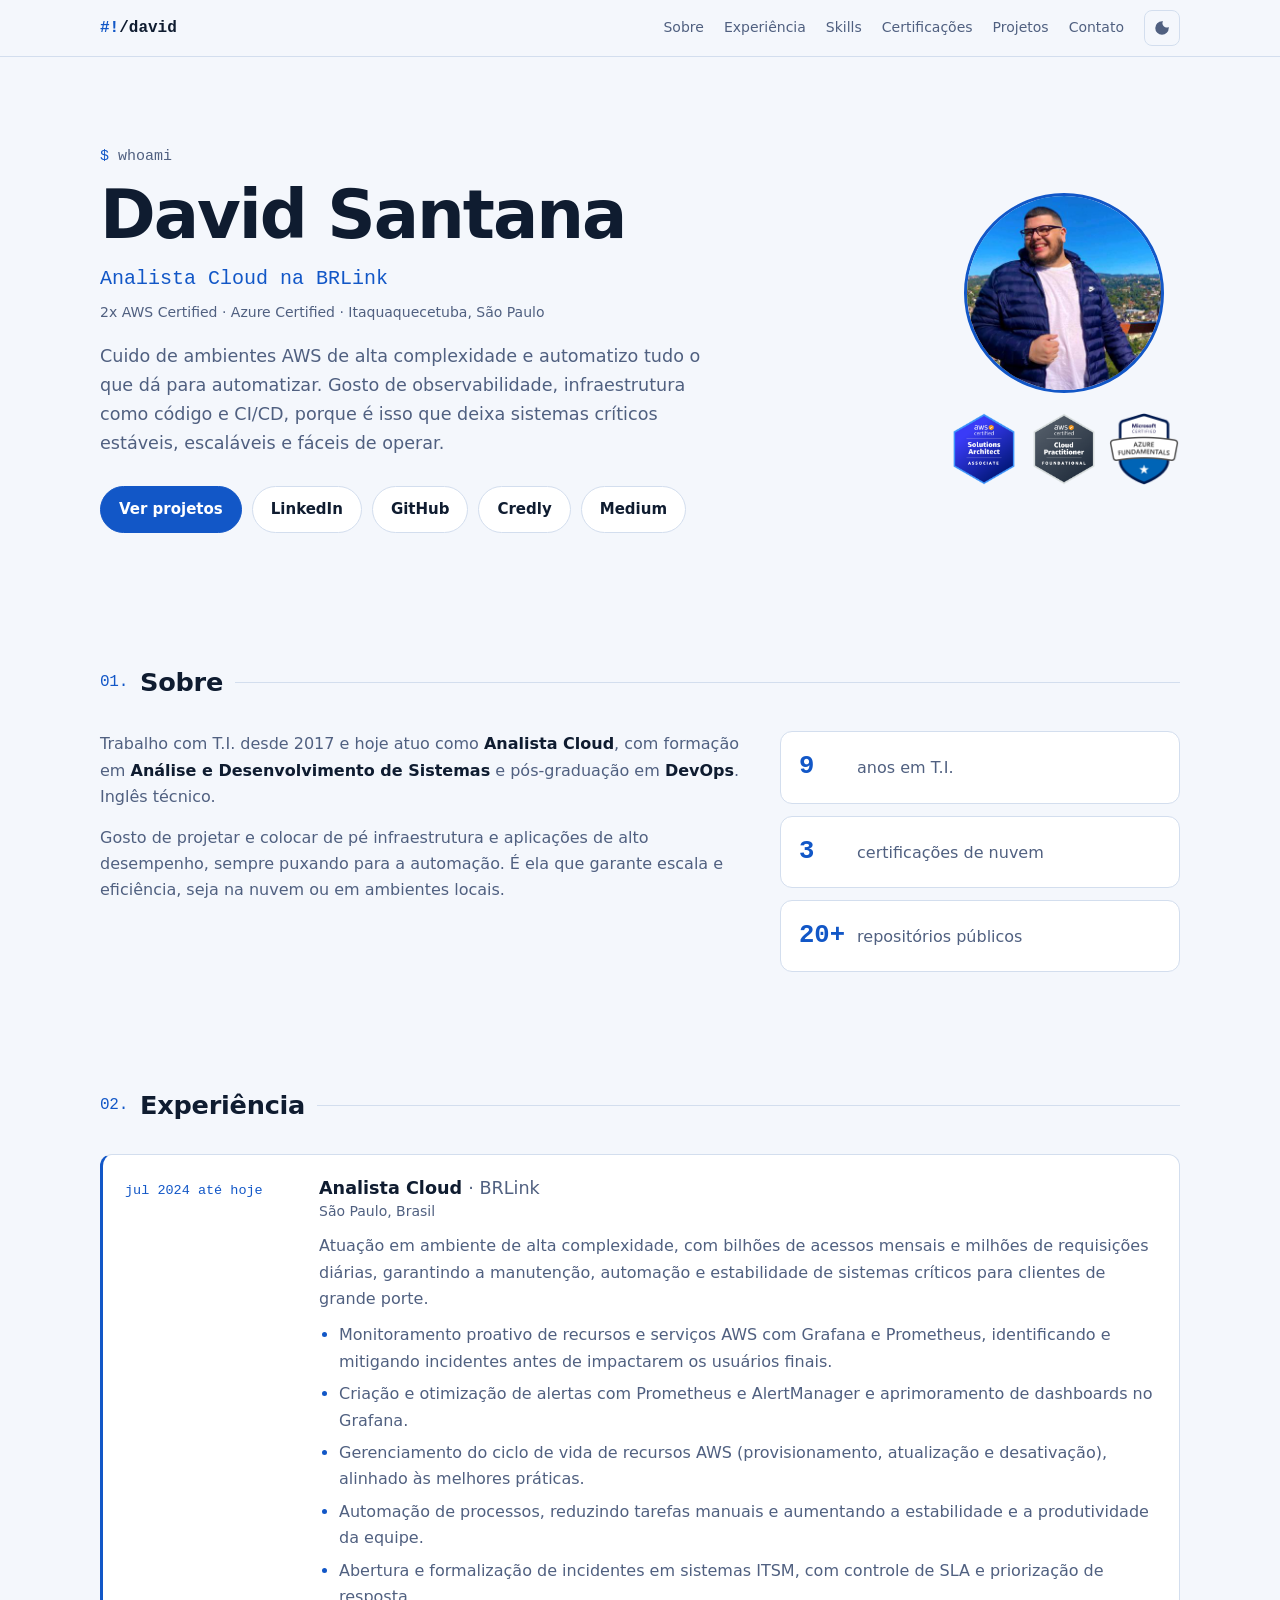
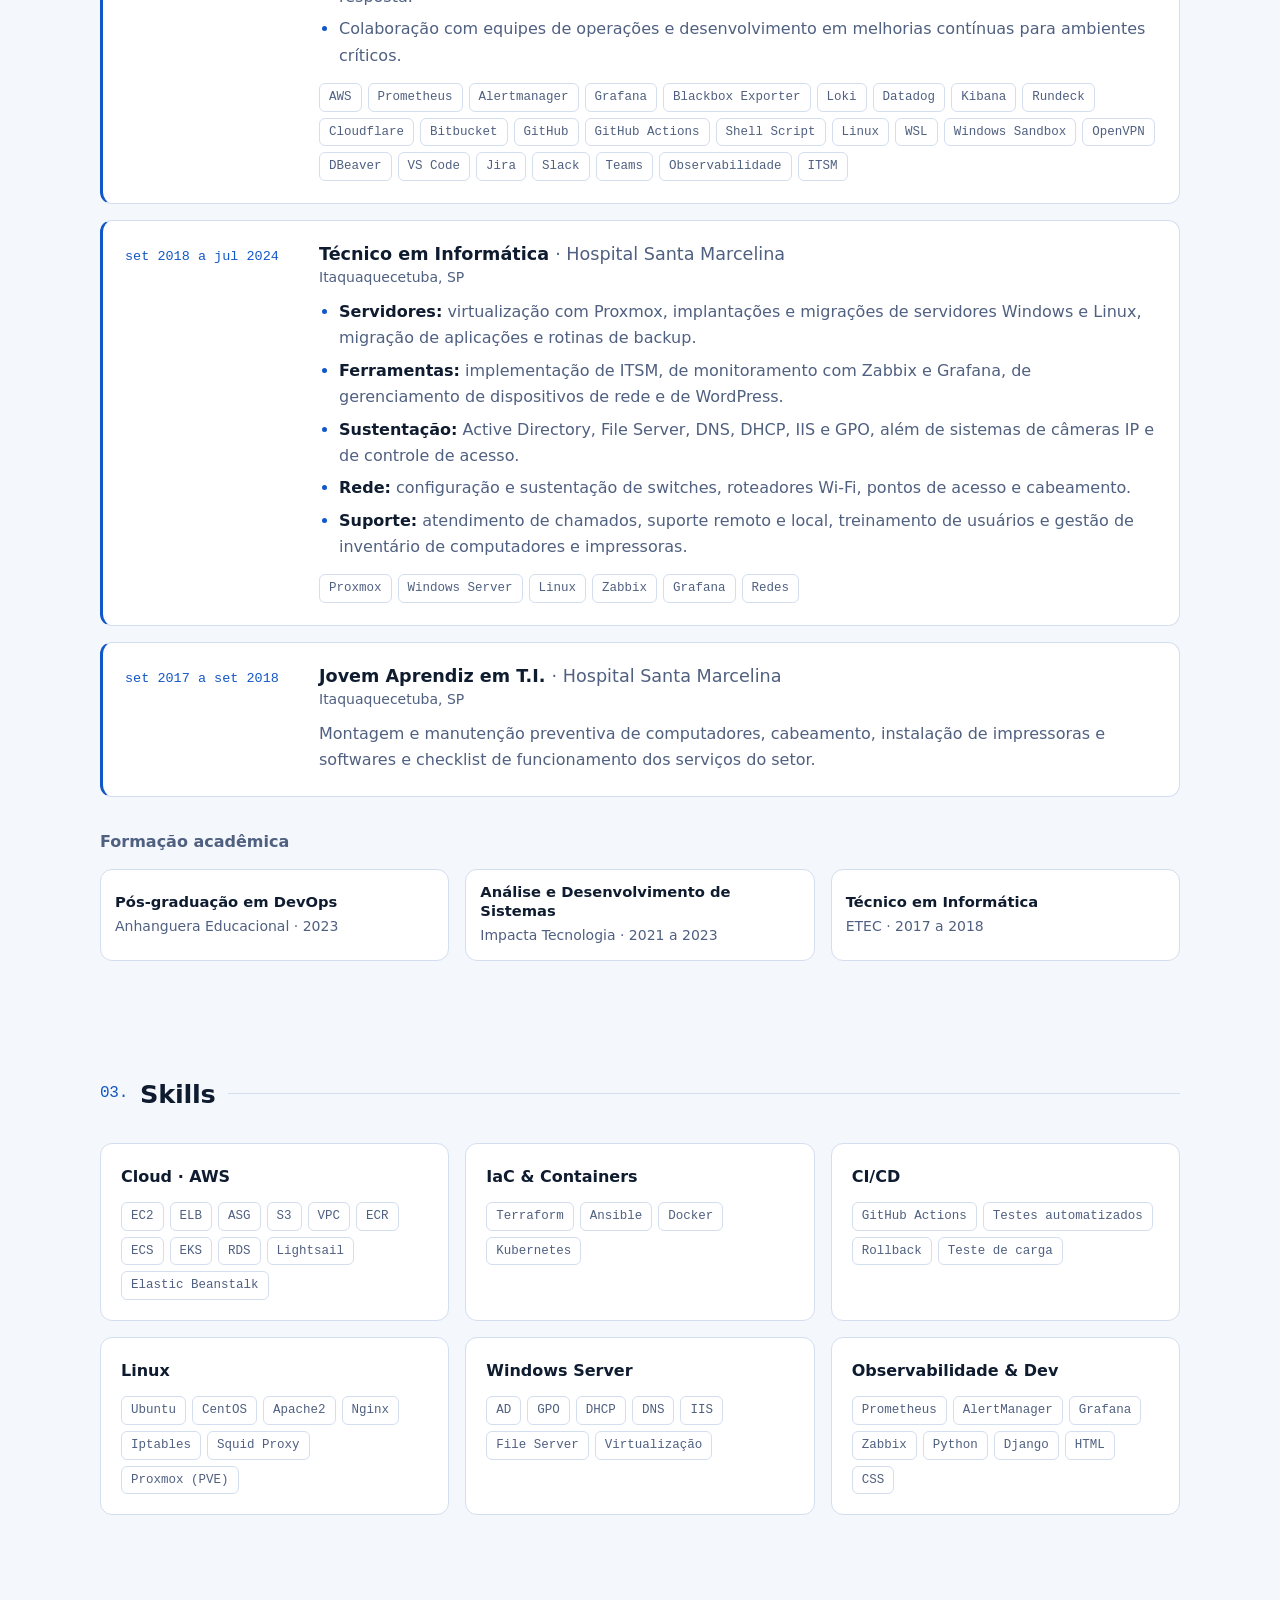
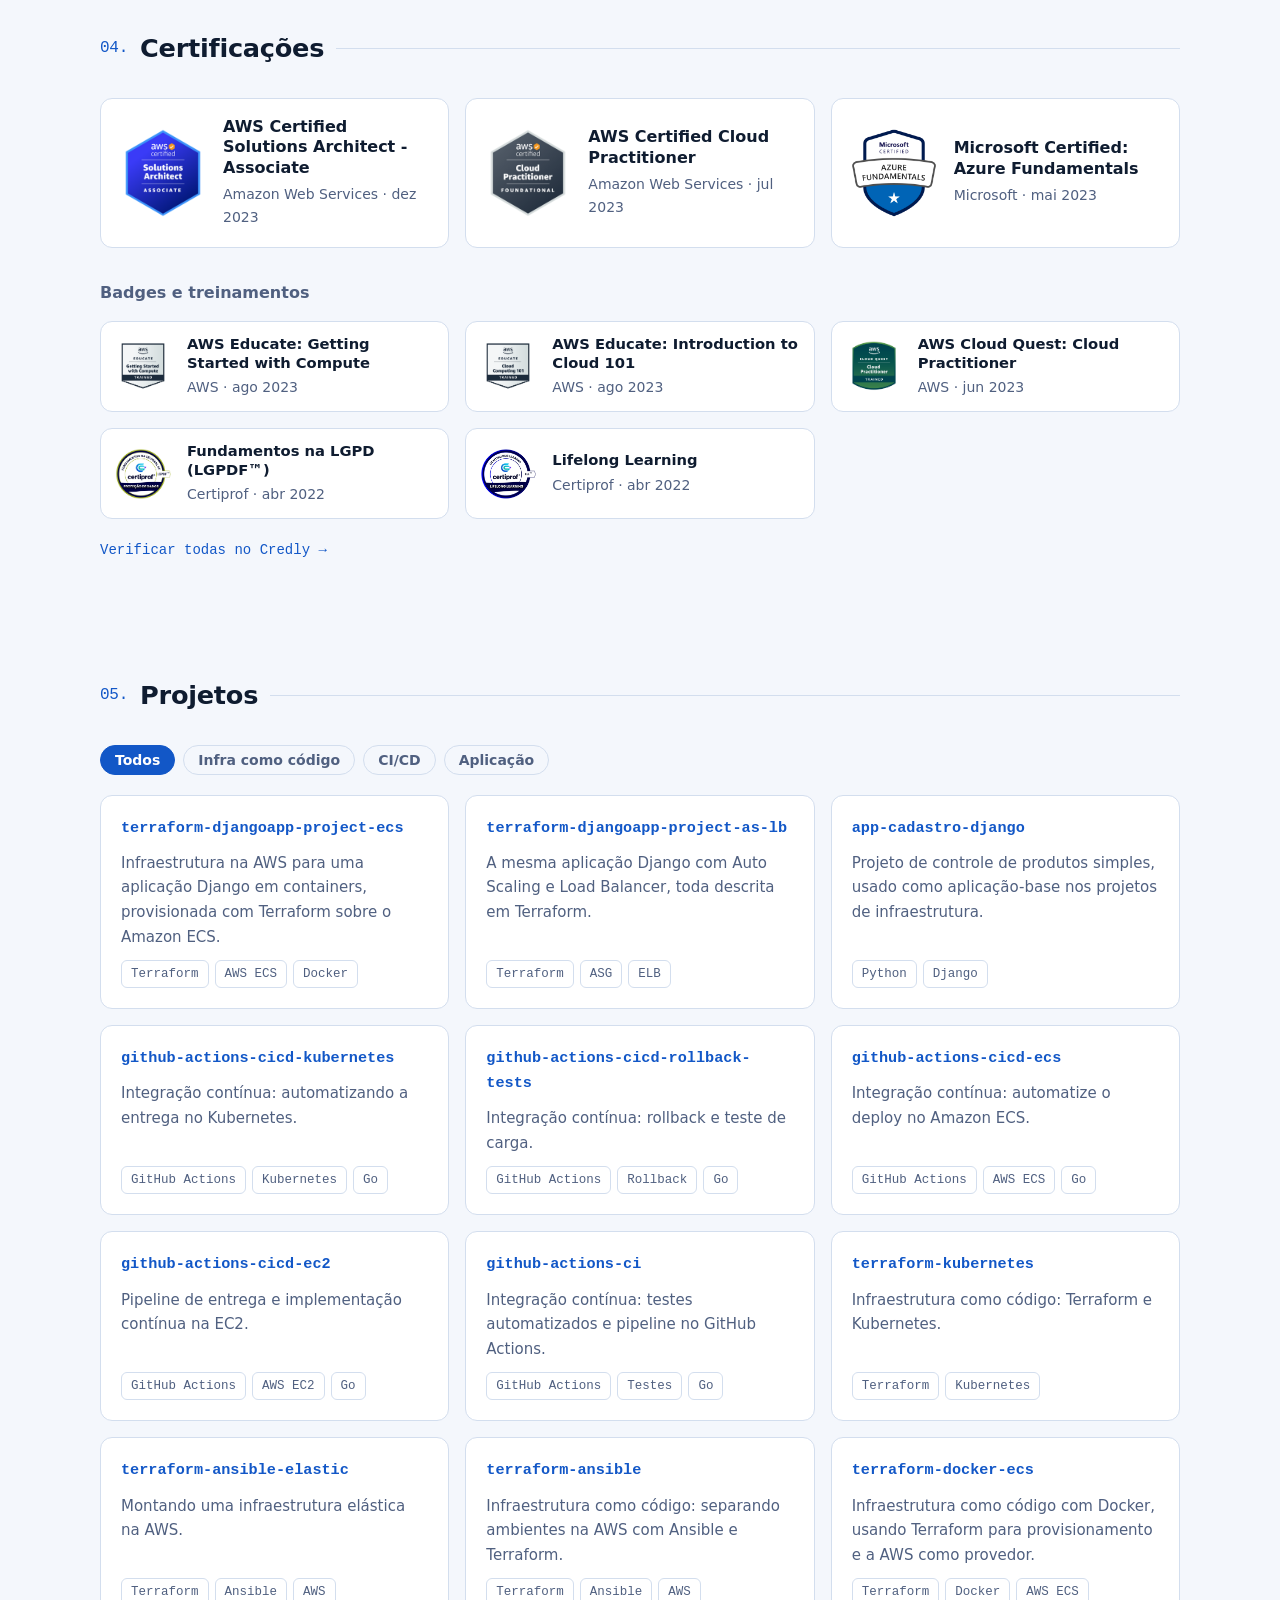
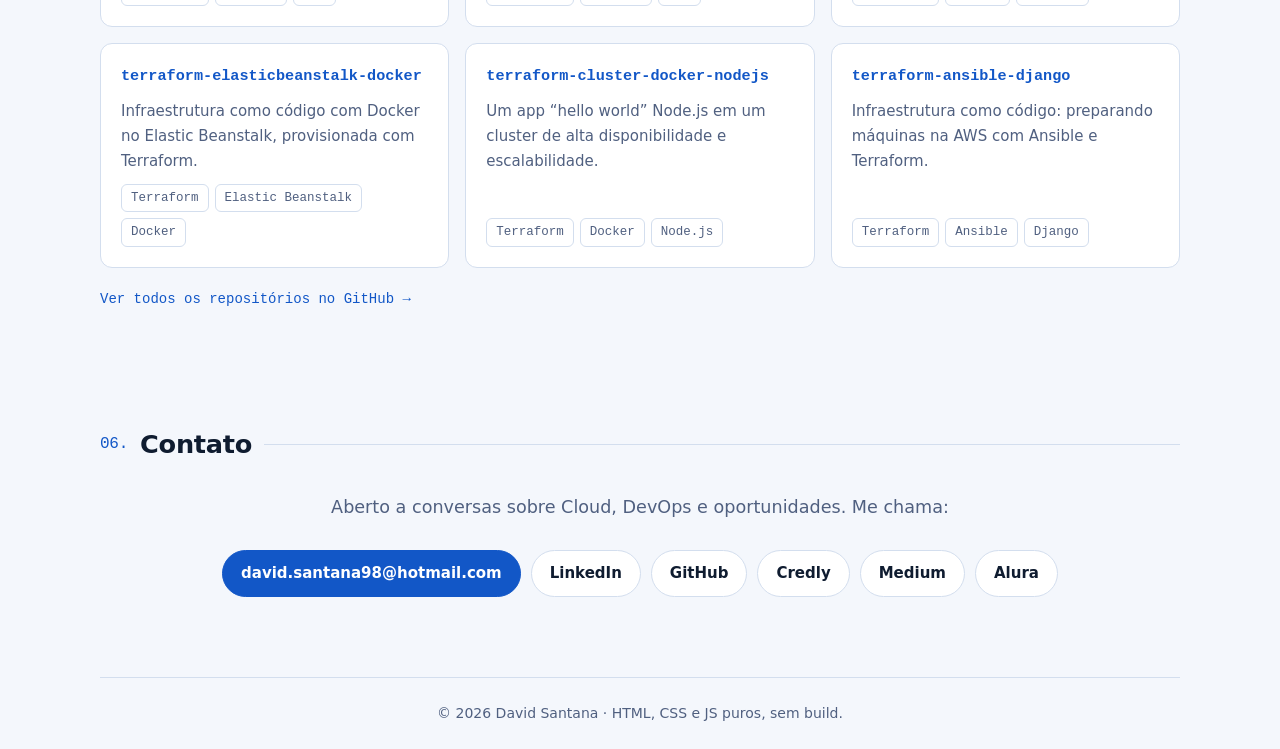
<file: index.html>
<!DOCTYPE html>
<html lang="pt-BR">
<head>
  <meta charset="UTF-8">
  <meta name="viewport" content="width=device-width, initial-scale=1">
  <title>David Santana | Cloud &amp; SRE</title>
  <meta name="description" content="Portfólio de David Santana, Analista Cloud na BRLink. 2x AWS Certified e Azure Certified, com experiência em AWS, observabilidade, Terraform, Ansible, Docker e CI/CD.">
  <meta property="og:title" content="David Santana | Cloud & SRE">
  <meta property="og:description" content="Infraestrutura como código, CI/CD e automação na AWS.">
  <meta property="og:type" content="website">
  <meta property="og:image" content="assets/avatar.jpg">
  <link rel="icon" href="assets/favicon.svg" type="image/svg+xml">
  <link rel="stylesheet" href="style.css">
  <script>
    // aplica o tema salvo antes da primeira pintura
    try {
      var t = localStorage.getItem('theme');
      if (t) document.documentElement.dataset.theme = t;
    } catch (e) {}
  </script>
</head>
<body>
  <a class="skip" href="#conteudo">Pular para o conteúdo</a>

  <header class="topbar">
    <div class="wrap topbar-in">
      <a class="brand" href="#topo" aria-label="Início"><span>#!</span>/david</a>
      <nav aria-label="Seções">
        <a href="#sobre">Sobre</a>
        <a href="#experiencia">Experiência</a>
        <a href="#skills">Skills</a>
        <a href="#certificacoes">Certificações</a>
        <a href="#projetos">Projetos</a>
        <a href="#contato">Contato</a>
      </nav>
      <button id="theme" class="icon-btn" type="button" aria-label="Alternar tema claro/escuro">
        <svg viewBox="0 0 24 24" aria-hidden="true"><path d="M12 3a9 9 0 1 0 9 9c0-.5 0-.9-.1-1.4A5.5 5.5 0 0 1 13.4 3.1 9 9 0 0 0 12 3z"/></svg>
      </button>
    </div>
  </header>

  <main id="conteudo">
    <section class="hero wrap" id="topo">
      <div class="hero-text">
        <p class="prompt"><span>$</span> whoami</p>
        <h1>David Santana</h1>
        <p class="role">Analista Cloud na BRLink</p>
        <p class="meta">2x AWS Certified · Azure Certified · Itaquaquecetuba, São Paulo</p>
        <p class="lead">
          Cuido de ambientes AWS de alta complexidade e automatizo tudo o que dá para automatizar.
          Gosto de observabilidade, infraestrutura como código e CI/CD, porque é isso que deixa sistemas
          críticos estáveis, escaláveis e fáceis de operar.
        </p>
        <div class="cta">
          <a class="btn primary" href="#projetos">Ver projetos</a>
          <a class="btn" href="https://www.linkedin.com/in/-dss/" target="_blank" rel="noopener">LinkedIn</a>
          <a class="btn" href="https://github.com/ssdvd" target="_blank" rel="noopener">GitHub</a>
          <a class="btn" href="https://www.credly.com/users/dss" target="_blank" rel="noopener">Credly</a>
          <a class="btn" href="https://medium.com/@ssdvd" target="_blank" rel="noopener">Medium</a>
        </div>
      </div>
      <div class="hero-side">
        <img class="avatar" src="assets/avatar.jpg" alt="Foto de David Santana" width="200" height="200">
        <ul class="hero-badges" aria-label="Principais certificações">
          <li><img src="assets/aws-saa.png" alt="AWS Certified Solutions Architect - Associate" width="72" height="72"></li>
          <li><img src="assets/aws-ccp.png" alt="AWS Certified Cloud Practitioner" width="72" height="72"></li>
          <li><img src="assets/az-900.png" alt="Microsoft Certified: Azure Fundamentals" width="72" height="72"></li>
        </ul>
      </div>
    </section>

    <section class="wrap" id="sobre">
      <h2><span>01.</span> Sobre</h2>
      <div class="about">
        <div>
          <p>
            Trabalho com T.I. desde 2017 e hoje atuo como <strong>Analista Cloud</strong>, com
            formação em <strong>Análise e Desenvolvimento de Sistemas</strong> e pós-graduação em
            <strong>DevOps</strong>. Inglês técnico.
          </p>
          <p>
            Gosto de projetar e colocar de pé infraestrutura e aplicações de alto desempenho, sempre
            puxando para a automação. É ela que garante escala e eficiência, seja na nuvem ou em
            ambientes locais.
          </p>
        </div>
        <ul class="facts">
          <li><strong>9</strong><span>anos em T.I.</span></li>
          <li><strong>3</strong><span>certificações de nuvem</span></li>
          <li><strong>20+</strong><span>repositórios públicos</span></li>
        </ul>
      </div>
    </section>

    <section class="wrap" id="experiencia">
      <h2><span>02.</span> Experiência</h2>
      <ol class="timeline">
        <li>
          <div class="when">jul 2024 até hoje</div>
          <div>
            <h3>Analista Cloud <span>· BRLink</span></h3>
            <p class="where">São Paulo, Brasil</p>
            <p>
              Atuação em ambiente de alta complexidade, com bilhões de acessos mensais e milhões de
              requisições diárias, garantindo a manutenção, automação e estabilidade de sistemas
              críticos para clientes de grande porte.
            </p>
            <ul class="bullets">
              <li>Monitoramento proativo de recursos e serviços AWS com Grafana e Prometheus, identificando e mitigando incidentes antes de impactarem os usuários finais.</li>
              <li>Criação e otimização de alertas com Prometheus e AlertManager e aprimoramento de dashboards no Grafana.</li>
              <li>Gerenciamento do ciclo de vida de recursos AWS (provisionamento, atualização e desativação), alinhado às melhores práticas.</li>
              <li>Automação de processos, reduzindo tarefas manuais e aumentando a estabilidade e a produtividade da equipe.</li>
              <li>Abertura e formalização de incidentes em sistemas ITSM, com controle de SLA e priorização de resposta.</li>
              <li>Colaboração com equipes de operações e desenvolvimento em melhorias contínuas para ambientes críticos.</li>
            </ul>
            <ul class="tags"><li>AWS</li><li>Prometheus</li><li>Alertmanager</li><li>Grafana</li><li>Blackbox Exporter</li><li>Loki</li><li>Datadog</li><li>Kibana</li><li>Rundeck</li><li>Cloudflare</li><li>Bitbucket</li><li>GitHub</li><li>GitHub Actions</li><li>Shell Script</li><li>Linux</li><li>WSL</li><li>Windows Sandbox</li><li>OpenVPN</li><li>DBeaver</li><li>VS Code</li><li>Jira</li><li>Slack</li><li>Teams</li><li>Observabilidade</li><li>ITSM</li></ul>
          </div>
        </li>
        <li>
          <div class="when">set 2018 a jul 2024</div>
          <div>
            <h3>Técnico em Informática <span>· Hospital Santa Marcelina</span></h3>
            <p class="where">Itaquaquecetuba, SP</p>
            <ul class="bullets">
              <li><strong>Servidores:</strong> virtualização com Proxmox, implantações e migrações de servidores Windows e Linux, migração de aplicações e rotinas de backup.</li>
              <li><strong>Ferramentas:</strong> implementação de ITSM, de monitoramento com Zabbix e Grafana, de gerenciamento de dispositivos de rede e de WordPress.</li>
              <li><strong>Sustentação:</strong> Active Directory, File Server, DNS, DHCP, IIS e GPO, além de sistemas de câmeras IP e de controle de acesso.</li>
              <li><strong>Rede:</strong> configuração e sustentação de switches, roteadores Wi-Fi, pontos de acesso e cabeamento.</li>
              <li><strong>Suporte:</strong> atendimento de chamados, suporte remoto e local, treinamento de usuários e gestão de inventário de computadores e impressoras.</li>
            </ul>
            <ul class="tags"><li>Proxmox</li><li>Windows Server</li><li>Linux</li><li>Zabbix</li><li>Grafana</li><li>Redes</li></ul>
          </div>
        </li>
        <li>
          <div class="when">set 2017 a set 2018</div>
          <div>
            <h3>Jovem Aprendiz em T.I. <span>· Hospital Santa Marcelina</span></h3>
            <p class="where">Itaquaquecetuba, SP</p>
            <p>Montagem e manutenção preventiva de computadores, cabeamento, instalação de impressoras e softwares e checklist de funcionamento dos serviços do setor.</p>
          </div>
        </li>
      </ol>

      <h3 class="sub">Formação acadêmica</h3>
      <div class="certs small">
        <div class="cert edu"><div><h3>Pós-graduação em DevOps</h3><p>Anhanguera Educacional · 2023</p></div></div>
        <div class="cert edu"><div><h3>Análise e Desenvolvimento de Sistemas</h3><p>Impacta Tecnologia · 2021 a 2023</p></div></div>
        <div class="cert edu"><div><h3>Técnico em Informática</h3><p>ETEC · 2017 a 2018</p></div></div>
      </div>
    </section>

    <section class="wrap" id="skills">
      <h2><span>03.</span> Skills</h2>
      <div class="skills">
        <article>
          <h3>Cloud · AWS</h3>
          <ul class="tags"><li>EC2</li><li>ELB</li><li>ASG</li><li>S3</li><li>VPC</li><li>ECR</li><li>ECS</li><li>EKS</li><li>RDS</li><li>Lightsail</li><li>Elastic Beanstalk</li></ul>
        </article>
        <article>
          <h3>IaC &amp; Containers</h3>
          <ul class="tags"><li>Terraform</li><li>Ansible</li><li>Docker</li><li>Kubernetes</li></ul>
        </article>
        <article>
          <h3>CI/CD</h3>
          <ul class="tags"><li>GitHub Actions</li><li>Testes automatizados</li><li>Rollback</li><li>Teste de carga</li></ul>
        </article>
        <article>
          <h3>Linux</h3>
          <ul class="tags"><li>Ubuntu</li><li>CentOS</li><li>Apache2</li><li>Nginx</li><li>Iptables</li><li>Squid Proxy</li><li>Proxmox (PVE)</li></ul>
        </article>
        <article>
          <h3>Windows Server</h3>
          <ul class="tags"><li>AD</li><li>GPO</li><li>DHCP</li><li>DNS</li><li>IIS</li><li>File Server</li><li>Virtualização</li></ul>
        </article>
        <article>
          <h3>Observabilidade &amp; Dev</h3>
          <ul class="tags"><li>Prometheus</li><li>AlertManager</li><li>Grafana</li><li>Zabbix</li><li>Python</li><li>Django</li><li>HTML</li><li>CSS</li></ul>
        </article>
      </div>
    </section>

    <section class="wrap" id="certificacoes">
      <h2><span>04.</span> Certificações</h2>
      <div class="certs">
        <a class="cert" href="https://www.credly.com/badges/619d43e9-e230-4e63-bf84-3a4b8673ea0a" target="_blank" rel="noopener">
          <img src="assets/aws-saa.png" alt="" width="88" height="88" loading="lazy">
          <div><h3>AWS Certified Solutions Architect - Associate</h3><p>Amazon Web Services · dez 2023</p></div>
        </a>
        <a class="cert" href="https://www.credly.com/badges/4bf813c4-8a5c-41e3-9ef8-995604056c08" target="_blank" rel="noopener">
          <img src="assets/aws-ccp.png" alt="" width="88" height="88" loading="lazy">
          <div><h3>AWS Certified Cloud Practitioner</h3><p>Amazon Web Services · jul 2023</p></div>
        </a>
        <a class="cert" href="https://www.credly.com/badges/c1183133-7875-41ac-bd15-bc70fedf0cd2" target="_blank" rel="noopener">
          <img src="assets/az-900.png" alt="" width="88" height="88" loading="lazy">
          <div><h3>Microsoft Certified: Azure Fundamentals</h3><p>Microsoft · mai 2023</p></div>
        </a>
      </div>

      <h3 class="sub">Badges e treinamentos</h3>
      <div class="certs small">
        <a class="cert" href="https://www.credly.com/badges/99760508-6797-4ab5-9c8f-1587bbdb15a6" target="_blank" rel="noopener">
          <img src="assets/aws-educate-compute.png" alt="" width="56" height="56" loading="lazy">
          <div><h3>AWS Educate: Getting Started with Compute</h3><p>AWS · ago 2023</p></div>
        </a>
        <a class="cert" href="https://www.credly.com/badges/d91a792f-4f7e-44e9-8cec-b29513d49123" target="_blank" rel="noopener">
          <img src="assets/aws-educate-cloud101.png" alt="" width="56" height="56" loading="lazy">
          <div><h3>AWS Educate: Introduction to Cloud 101</h3><p>AWS · ago 2023</p></div>
        </a>
        <a class="cert" href="https://www.credly.com/badges/a19aef63-d0a2-4368-bede-d8f8685e9856" target="_blank" rel="noopener">
          <img src="assets/aws-cloud-quest.png" alt="" width="56" height="56" loading="lazy">
          <div><h3>AWS Cloud Quest: Cloud Practitioner</h3><p>AWS · jun 2023</p></div>
        </a>
        <a class="cert" href="https://www.credly.com/badges/a5a0b07b-ebe3-4c66-bfdd-a7f63ed09d63" target="_blank" rel="noopener">
          <img src="assets/lgpdf.png" alt="" width="56" height="56" loading="lazy">
          <div><h3>Fundamentos na LGPD (LGPDF™)</h3><p>Certiprof · abr 2022</p></div>
        </a>
        <a class="cert" href="https://www.credly.com/badges/e291fef0-fcba-45b2-9319-4d8d5969bf2a" target="_blank" rel="noopener">
          <img src="assets/lifelong-learning.png" alt="" width="56" height="56" loading="lazy">
          <div><h3>Lifelong Learning</h3><p>Certiprof · abr 2022</p></div>
        </a>
      </div>
      <p class="more"><a href="https://www.credly.com/users/dss" target="_blank" rel="noopener">Verificar todas no Credly →</a></p>
    </section>

    <section class="wrap" id="projetos">
      <h2><span>05.</span> Projetos</h2>
      <div class="filters" role="group" aria-label="Filtrar projetos">
        <button type="button" class="chip on" data-filter="all" aria-pressed="true">Todos</button>
        <button type="button" class="chip" data-filter="iac" aria-pressed="false">Infra como código</button>
        <button type="button" class="chip" data-filter="cicd" aria-pressed="false">CI/CD</button>
        <button type="button" class="chip" data-filter="app" aria-pressed="false">Aplicação</button>
      </div>

      <div class="projects" id="project-list">
        <a class="project" data-cat="iac" href="https://github.com/ssdvd/terraform-djangoapp-project-ecs" target="_blank" rel="noopener">
          <h3>terraform-djangoapp-project-ecs</h3>
          <p>Infraestrutura na AWS para uma aplicação Django em containers, provisionada com Terraform sobre o Amazon ECS.</p>
          <ul class="tags"><li>Terraform</li><li>AWS ECS</li><li>Docker</li></ul>
        </a>
        <a class="project" data-cat="iac" href="https://github.com/ssdvd/terraform-djangoapp-project-as-lb" target="_blank" rel="noopener">
          <h3>terraform-djangoapp-project-as-lb</h3>
          <p>A mesma aplicação Django com Auto Scaling e Load Balancer, toda descrita em Terraform.</p>
          <ul class="tags"><li>Terraform</li><li>ASG</li><li>ELB</li></ul>
        </a>
        <a class="project" data-cat="app" href="https://github.com/ssdvd/app-cadastro-django" target="_blank" rel="noopener">
          <h3>app-cadastro-django</h3>
          <p>Projeto de controle de produtos simples, usado como aplicação-base nos projetos de infraestrutura.</p>
          <ul class="tags"><li>Python</li><li>Django</li></ul>
        </a>
        <a class="project" data-cat="cicd" href="https://github.com/ssdvd/github-actions-cicd-kubernetes" target="_blank" rel="noopener">
          <h3>github-actions-cicd-kubernetes</h3>
          <p>Integração contínua: automatizando a entrega no Kubernetes.</p>
          <ul class="tags"><li>GitHub Actions</li><li>Kubernetes</li><li>Go</li></ul>
        </a>
        <a class="project" data-cat="cicd" href="https://github.com/ssdvd/github-actions-cicd-rollback-tests" target="_blank" rel="noopener">
          <h3>github-actions-cicd-rollback-tests</h3>
          <p>Integração contínua: rollback e teste de carga.</p>
          <ul class="tags"><li>GitHub Actions</li><li>Rollback</li><li>Go</li></ul>
        </a>
        <a class="project" data-cat="cicd" href="https://github.com/ssdvd/github-actions-cicd-ecs" target="_blank" rel="noopener">
          <h3>github-actions-cicd-ecs</h3>
          <p>Integração contínua: automatize o deploy no Amazon ECS.</p>
          <ul class="tags"><li>GitHub Actions</li><li>AWS ECS</li><li>Go</li></ul>
        </a>
        <a class="project" data-cat="cicd" href="https://github.com/ssdvd/github-actions-cicd-ec2" target="_blank" rel="noopener">
          <h3>github-actions-cicd-ec2</h3>
          <p>Pipeline de entrega e implementação contínua na EC2.</p>
          <ul class="tags"><li>GitHub Actions</li><li>AWS EC2</li><li>Go</li></ul>
        </a>
        <a class="project" data-cat="cicd" href="https://github.com/ssdvd/github-actions-ci" target="_blank" rel="noopener">
          <h3>github-actions-ci</h3>
          <p>Integração contínua: testes automatizados e pipeline no GitHub Actions.</p>
          <ul class="tags"><li>GitHub Actions</li><li>Testes</li><li>Go</li></ul>
        </a>
        <a class="project" data-cat="iac" href="https://github.com/ssdvd/terraform-kubernetes" target="_blank" rel="noopener">
          <h3>terraform-kubernetes</h3>
          <p>Infraestrutura como código: Terraform e Kubernetes.</p>
          <ul class="tags"><li>Terraform</li><li>Kubernetes</li></ul>
        </a>
        <a class="project" data-cat="iac" href="https://github.com/ssdvd/terraform-ansible-elastic" target="_blank" rel="noopener">
          <h3>terraform-ansible-elastic</h3>
          <p>Montando uma infraestrutura elástica na AWS.</p>
          <ul class="tags"><li>Terraform</li><li>Ansible</li><li>AWS</li></ul>
        </a>
        <a class="project" data-cat="iac" href="https://github.com/ssdvd/terraform-ansible" target="_blank" rel="noopener">
          <h3>terraform-ansible</h3>
          <p>Infraestrutura como código: separando ambientes na AWS com Ansible e Terraform.</p>
          <ul class="tags"><li>Terraform</li><li>Ansible</li><li>AWS</li></ul>
        </a>
        <a class="project" data-cat="iac" href="https://github.com/ssdvd/terraform-docker-ecs" target="_blank" rel="noopener">
          <h3>terraform-docker-ecs</h3>
          <p>Infraestrutura como código com Docker, usando Terraform para provisionamento e a AWS como provedor.</p>
          <ul class="tags"><li>Terraform</li><li>Docker</li><li>AWS ECS</li></ul>
        </a>
        <a class="project" data-cat="iac" href="https://github.com/ssdvd/terraform-elasticbeanstalk-docker" target="_blank" rel="noopener">
          <h3>terraform-elasticbeanstalk-docker</h3>
          <p>Infraestrutura como código com Docker no Elastic Beanstalk, provisionada com Terraform.</p>
          <ul class="tags"><li>Terraform</li><li>Elastic Beanstalk</li><li>Docker</li></ul>
        </a>
        <a class="project" data-cat="iac" href="https://github.com/ssdvd/terraform-cluster-docker-nodejs" target="_blank" rel="noopener">
          <h3>terraform-cluster-docker-nodejs</h3>
          <p>Um app “hello world” Node.js em um cluster de alta disponibilidade e escalabilidade.</p>
          <ul class="tags"><li>Terraform</li><li>Docker</li><li>Node.js</li></ul>
        </a>
        <a class="project" data-cat="iac" href="https://github.com/ssdvd/terraform-ansible-django" target="_blank" rel="noopener">
          <h3>terraform-ansible-django</h3>
          <p>Infraestrutura como código: preparando máquinas na AWS com Ansible e Terraform.</p>
          <ul class="tags"><li>Terraform</li><li>Ansible</li><li>Django</li></ul>
        </a>
      </div>
      <p class="more"><a href="https://github.com/ssdvd?tab=repositories" target="_blank" rel="noopener">Ver todos os repositórios no GitHub →</a></p>
    </section>

    <section class="wrap contact" id="contato">
      <h2><span>06.</span> Contato</h2>
      <p class="lead">Aberto a conversas sobre Cloud, DevOps e oportunidades. Me chama:</p>
      <div class="cta">
        <a class="btn primary" href="mailto:david.santana98@hotmail.com">david.santana98@hotmail.com</a>
        <a class="btn" href="https://www.linkedin.com/in/-dss/" target="_blank" rel="noopener">LinkedIn</a>
        <a class="btn" href="https://github.com/ssdvd" target="_blank" rel="noopener">GitHub</a>
        <a class="btn" href="https://www.credly.com/users/dss" target="_blank" rel="noopener">Credly</a>
        <a class="btn" href="https://medium.com/@ssdvd" target="_blank" rel="noopener">Medium</a>
        <a class="btn" href="https://cursos.alura.com.br/user/-ssdvd" target="_blank" rel="noopener">Alura</a>
      </div>
    </section>
  </main>

  <footer class="wrap">
    <p>© <span id="year">2026</span> David Santana · HTML, CSS e JS puros, sem build.</p>
  </footer>

  <script src="script.js"></script>
</body>
</html>
</file>
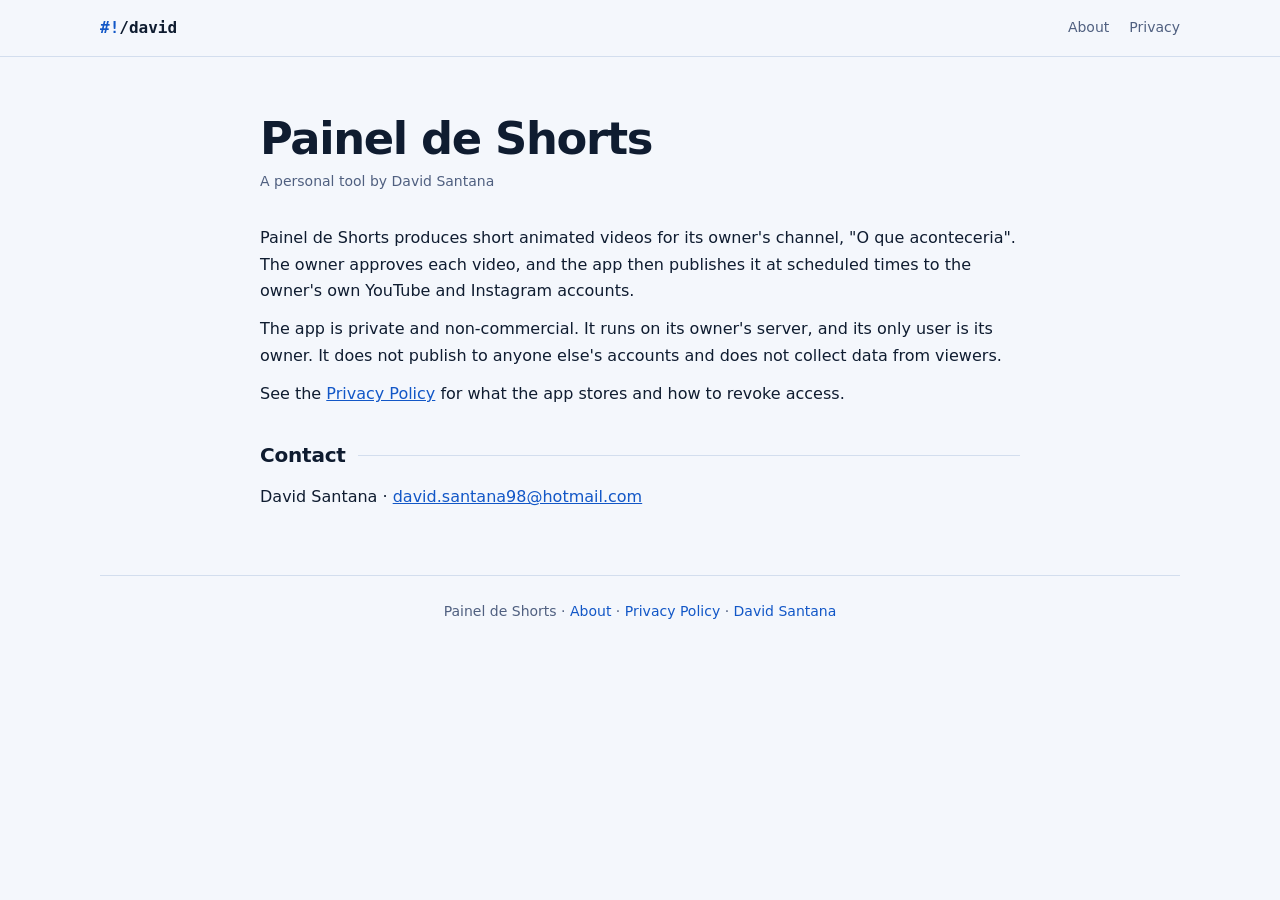
<file: painel-shorts/index.html>
<!DOCTYPE html>
<html lang="en">
<head>
  <meta charset="UTF-8">
  <meta name="viewport" content="width=device-width, initial-scale=1">
  <title>Painel de Shorts</title>
  <meta name="description" content="Painel de Shorts: a personal tool that publishes short animated videos to its owner's own channel.">
  <link rel="icon" href="../assets/favicon.svg" type="image/svg+xml">
  <link rel="stylesheet" href="../style.css">
  <link rel="stylesheet" href="legal.css">
  <script>try { var t = localStorage.getItem('theme'); if (t) document.documentElement.dataset.theme = t; } catch (e) {}</script>
</head>
<body>
  <header class="topbar">
    <div class="wrap topbar-in">
      <a class="brand" href="../"><span>#!</span>/david</a>
      <nav aria-label="Painel de Shorts">
        <a href="./">About</a>
        <a href="privacy.html">Privacy</a>
      </nav>
    </div>
  </header>
  <main class="wrap legal" id="conteudo">
    <h1>Painel de Shorts</h1>
    <p class="upd">A personal tool by David Santana</p>

    <p>Painel de Shorts produces short animated videos for its owner's channel, "O que aconteceria". The owner
    approves each video, and the app then publishes it at scheduled times to the owner's own YouTube and Instagram
    accounts.</p>
    <p>The app is private and non-commercial. It runs on its owner's server, and its only user is its owner. It does
    not publish to anyone else's accounts and does not collect data from viewers.</p>
    <p>See the <a href="privacy.html">Privacy Policy</a> for what the app stores and how to revoke access.</p>

    <h2>Contact</h2>
    <p>David Santana · <a href="mailto:david.santana98@hotmail.com">david.santana98@hotmail.com</a></p>
  </main>
  <footer class="wrap">
    <p>Painel de Shorts · <a href="./">About</a> · <a href="privacy.html">Privacy Policy</a> · <a href="../">David Santana</a></p>
  </footer>
</body>
</html>
</file>
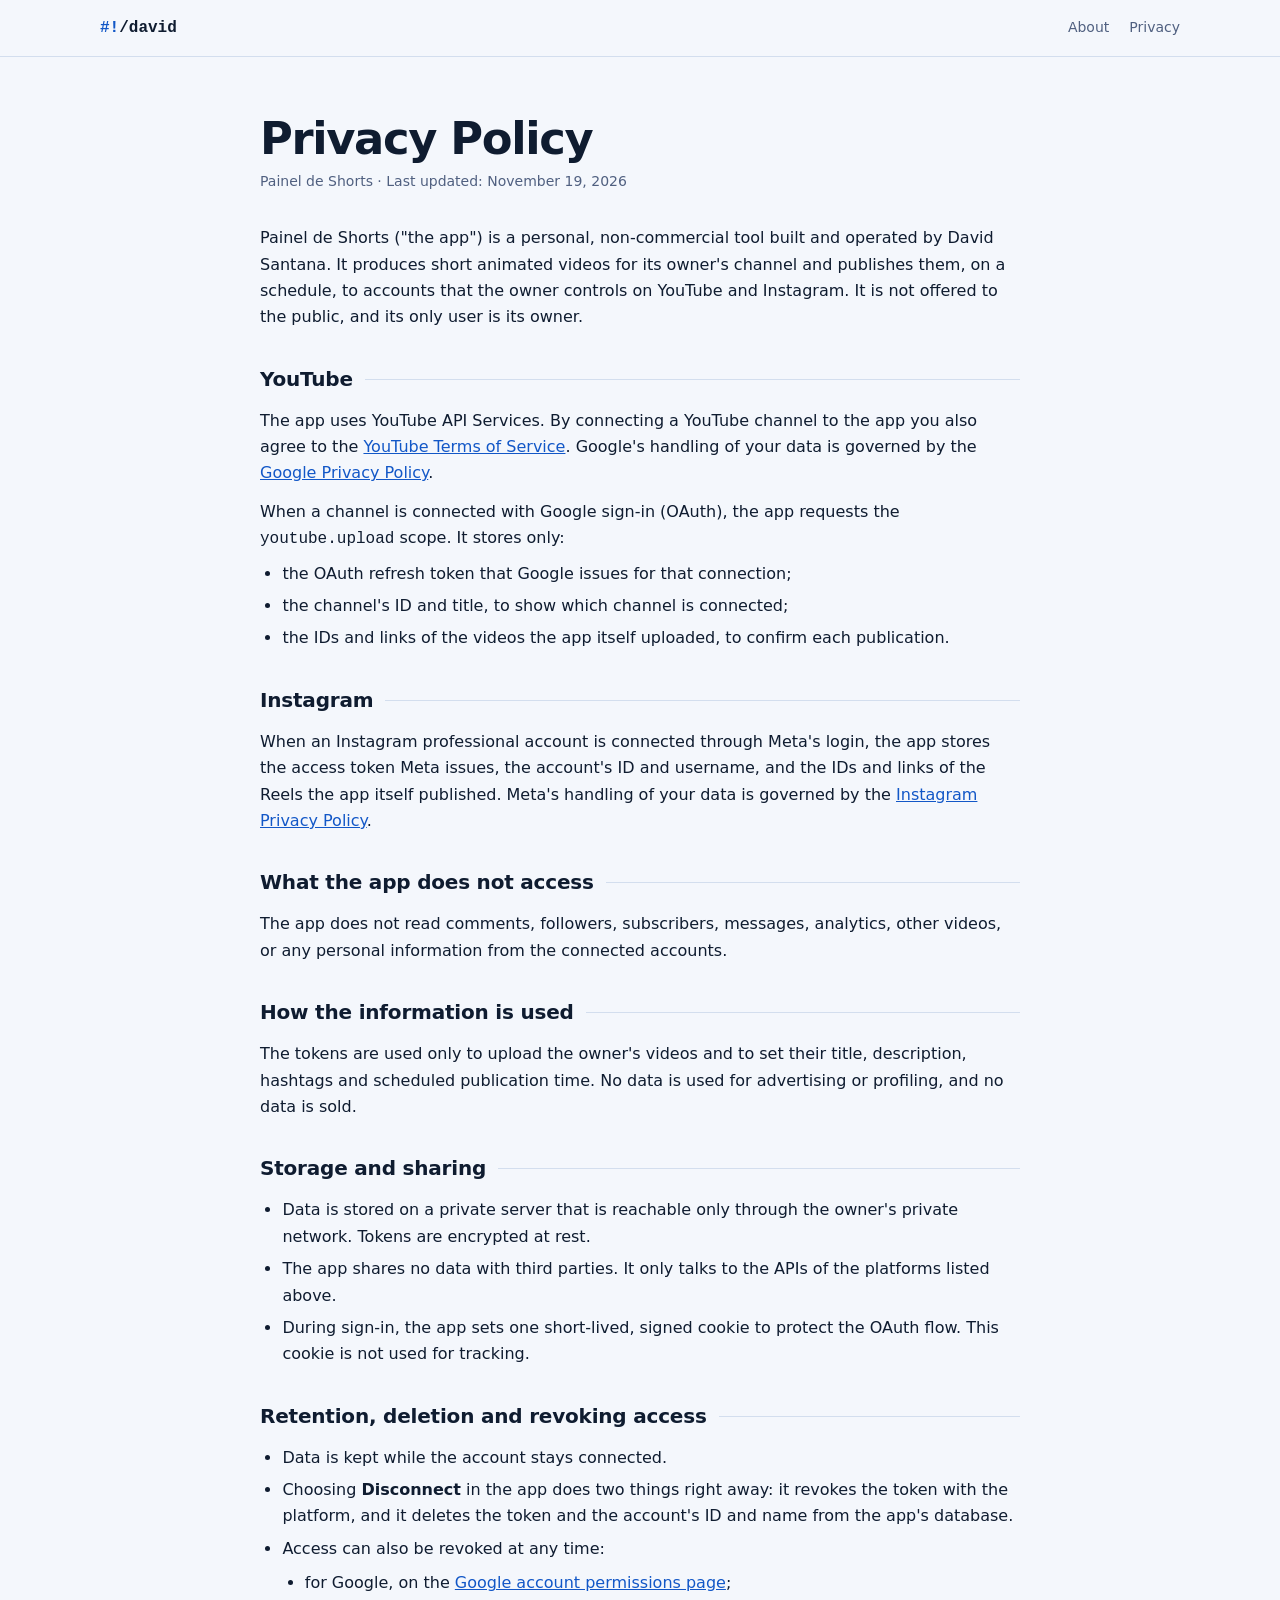
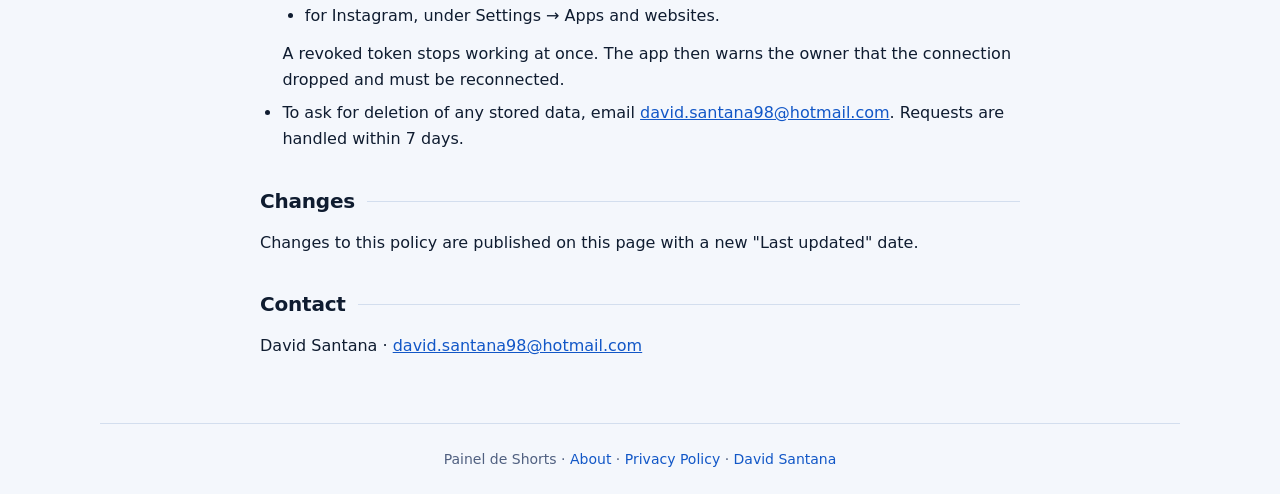
<file: painel-shorts/privacy.html>
<!DOCTYPE html>
<html lang="en">
<head>
  <meta charset="UTF-8">
  <meta name="viewport" content="width=device-width, initial-scale=1">
  <title>Privacy Policy | Painel de Shorts</title>
  <meta name="description" content="Privacy Policy of Painel de Shorts, a personal tool that publishes short videos to its owner's own accounts.">
  <link rel="icon" href="../assets/favicon.svg" type="image/svg+xml">
  <link rel="stylesheet" href="../style.css">
  <link rel="stylesheet" href="legal.css">
  <script>try { var t = localStorage.getItem('theme'); if (t) document.documentElement.dataset.theme = t; } catch (e) {}</script>
</head>
<body>
  <header class="topbar">
    <div class="wrap topbar-in">
      <a class="brand" href="../"><span>#!</span>/david</a>
      <nav aria-label="Painel de Shorts">
        <a href="./">About</a>
        <a href="privacy.html">Privacy</a>
      </nav>
    </div>
  </header>
  <main class="wrap legal" id="conteudo">
    <h1>Privacy Policy</h1>
    <p class="upd">Painel de Shorts · Last updated: November 19, 2026</p>

    <p>Painel de Shorts ("the app") is a personal, non-commercial tool built and operated by David Santana. It
    produces short animated videos for its owner's channel and publishes them, on a schedule, to accounts that the
    owner controls on YouTube and Instagram. It is not offered to the public, and its only user is its owner.</p>

    <h2>YouTube</h2>
    <p>The app uses YouTube API Services. By connecting a YouTube channel to the app you also agree to the
    <a href="https://www.youtube.com/t/terms">YouTube Terms of Service</a>. Google's handling of your data is
    governed by the <a href="https://policies.google.com/privacy">Google Privacy Policy</a>.</p>
    <p>When a channel is connected with Google sign-in (OAuth), the app requests the <code>youtube.upload</code> scope.
    It stores only:</p>
    <ul>
      <li>the OAuth refresh token that Google issues for that connection;</li>
      <li>the channel's ID and title, to show which channel is connected;</li>
      <li>the IDs and links of the videos the app itself uploaded, to confirm each publication.</li>
    </ul>

    <h2>Instagram</h2>
    <p>When an Instagram professional account is connected through Meta's login, the app stores the access token Meta
    issues, the account's ID and username, and the IDs and links of the Reels the app itself published. Meta's
    handling of your data is governed by the <a href="https://privacycenter.instagram.com/policy">Instagram
    Privacy Policy</a>.</p>

    <h2>What the app does not access</h2>
    <p>The app does not read comments, followers, subscribers, messages, analytics, other videos, or any personal
    information from the connected accounts.</p>

    <h2>How the information is used</h2>
    <p>The tokens are used only to upload the owner's videos and to set their title, description, hashtags and
    scheduled publication time. No data is used for advertising or profiling, and no data is sold.</p>

    <h2>Storage and sharing</h2>
    <ul>
      <li>Data is stored on a private server that is reachable only through the owner's private network. Tokens are
      encrypted at rest.</li>
      <li>The app shares no data with third parties. It only talks to the APIs of the platforms listed above.</li>
      <li>During sign-in, the app sets one short-lived, signed cookie to protect the OAuth flow. This cookie is not
      used for tracking.</li>
    </ul>

    <h2>Retention, deletion and revoking access</h2>
    <ul>
      <li>Data is kept while the account stays connected.</li>
      <li>Choosing <strong>Disconnect</strong> in the app does two things right away: it revokes the token with the
      platform, and it deletes the token and the account's ID and name from the app's database.</li>
      <li>Access can also be revoked at any time:
        <ul>
          <li>for Google, on the <a href="https://myaccount.google.com/permissions">Google account permissions page</a>;</li>
          <li>for Instagram, under Settings → Apps and websites.</li>
        </ul>
        A revoked token stops working at once. The app then warns the owner that the connection dropped and must be
        reconnected.</li>
      <li>To ask for deletion of any stored data, email
      <a href="mailto:david.santana98@hotmail.com">david.santana98@hotmail.com</a>. Requests are handled within 7
      days.</li>
    </ul>

    <h2>Changes</h2>
    <p>Changes to this policy are published on this page with a new "Last updated" date.</p>

    <h2>Contact</h2>
    <p>David Santana · <a href="mailto:david.santana98@hotmail.com">david.santana98@hotmail.com</a></p>
  </main>
  <footer class="wrap">
    <p>Painel de Shorts · <a href="./">About</a> · <a href="privacy.html">Privacy Policy</a> · <a href="../">David Santana</a></p>
  </footer>
</body>
</html>
</file>
<file: style.css>
/* ---------- tokens ---------- */
:root {
  --bg: #0a0f1a;
  --surface: #111a2b;
  --border: #21324d;
  --text: #e6edf3;
  --muted: #94a6bf;
  --accent: #4da3ff;
  --accent-ink: #04162b;
  --mono: ui-monospace, "SFMono-Regular", "Cascadia Code", Menlo, Consolas, monospace;
  --sans: system-ui, -apple-system, "Segoe UI", Roboto, "Helvetica Neue", Arial, sans-serif;
  --radius: 12px;
  color-scheme: dark;
}

@media (prefers-color-scheme: light) {
  :root:not([data-theme="dark"]) {
    --bg: #f4f7fc;
    --surface: #ffffff;
    --border: #d3deee;
    --text: #0f1c30;
    --muted: #506080;
    --accent: #1257c7;
    --accent-ink: #ffffff;
    color-scheme: light;
  }
}

:root[data-theme="light"] {
  --bg: #f4f7fc;
  --surface: #ffffff;
  --border: #d3deee;
  --text: #0f1c30;
  --muted: #506080;
  --accent: #1257c7;
  --accent-ink: #ffffff;
  color-scheme: light;
}

/* ---------- base ---------- */
*, *::before, *::after { box-sizing: border-box; }

html { scroll-behavior: smooth; scroll-padding-top: 72px; }

body {
  margin: 0;
  background: var(--bg);
  color: var(--text);
  font: 16px/1.65 var(--sans);
  -webkit-font-smoothing: antialiased;
}

img { max-width: 100%; height: auto; display: block; }
a { color: var(--accent); text-decoration: none; }
a:hover { text-decoration: underline; }
ul { list-style: none; margin: 0; padding: 0; }
h1, h2, h3, p { margin: 0; }

:focus-visible { outline: 2px solid var(--accent); outline-offset: 3px; border-radius: 4px; }

.wrap { width: min(1080px, 100% - 40px); margin-inline: auto; }

.skip {
  position: absolute; left: -9999px; top: 8px;
  background: var(--accent); color: var(--accent-ink);
  padding: 8px 14px; border-radius: 8px; z-index: 20;
}
.skip:focus { left: 8px; }

/* ---------- topbar ---------- */
.topbar {
  position: sticky; top: 0; z-index: 10;
  background: color-mix(in srgb, var(--bg) 85%, transparent);
  backdrop-filter: blur(10px);
  border-bottom: 1px solid var(--border);
}
.topbar-in { display: flex; align-items: center; gap: 20px; height: 56px; }
.brand { font-family: var(--mono); font-weight: 700; color: var(--text); margin-right: auto; }
.brand span { color: var(--accent); }
.brand:hover { text-decoration: none; }
.topbar nav { display: flex; gap: 20px; font-size: 14px; }
.topbar nav a { color: var(--muted); }
.topbar nav a:hover { color: var(--text); text-decoration: none; }

.icon-btn {
  display: grid; place-items: center;
  width: 36px; height: 36px; padding: 0;
  background: transparent; color: var(--muted);
  border: 1px solid var(--border); border-radius: 8px; cursor: pointer;
}
.icon-btn:hover { color: var(--text); border-color: var(--muted); }
.icon-btn svg { width: 18px; height: 18px; fill: currentColor; }

/* ---------- hero ---------- */
.hero {
  display: grid; grid-template-columns: 1fr auto; gap: 48px; align-items: center;
  padding-block: 88px 72px;
}
.prompt { font-family: var(--mono); color: var(--muted); font-size: 15px; }
.prompt span { color: var(--accent); }
h1 { font-size: clamp(2.4rem, 7vw, 4.2rem); line-height: 1.05; letter-spacing: -0.03em; margin-top: 10px; }
.role { font-family: var(--mono); color: var(--accent); font-size: clamp(1rem, 2.4vw, 1.25rem); margin-top: 12px; }
.meta { color: var(--muted); font-size: 14px; margin-top: 6px; }
.lead { color: var(--muted); font-size: 1.1rem; max-width: 56ch; margin-top: 18px; }

.cta { display: flex; flex-wrap: wrap; gap: 10px; margin-top: 28px; }
.btn {
  display: inline-block; padding: 10px 18px;
  border: 1px solid var(--border); border-radius: 999px;
  background: var(--surface); color: var(--text);
  font-weight: 600; font-size: 15px;
  transition: border-color .15s, transform .15s;
}
.btn:hover { border-color: var(--accent); text-decoration: none; transform: translateY(-1px); }
.btn.primary { background: var(--accent); border-color: var(--accent); color: var(--accent-ink); }

.hero-side { display: grid; justify-items: center; gap: 20px; }
.avatar { width: 200px; height: 200px; border-radius: 50%; border: 3px solid var(--accent); object-fit: cover; }
.hero-badges { display: flex; gap: 8px; }
.hero-badges img { width: 72px; height: 72px; object-fit: contain; }

/* ---------- seções ---------- */
section { padding-block: 56px; }
h2 { font-size: 1.6rem; letter-spacing: -0.01em; margin-bottom: 28px; display: flex; align-items: center; gap: 12px; }
h2 span { font-family: var(--mono); font-size: 1rem; color: var(--accent); font-weight: 400; }
h2::after { content: ""; flex: 1; height: 1px; background: var(--border); }

.about { display: grid; grid-template-columns: 1.6fr 1fr; gap: 40px; align-items: start; }
.about p + p { margin-top: 14px; }
.about p { color: var(--muted); }
.about strong { color: var(--text); }
.facts { display: grid; gap: 12px; }
.facts li {
  display: flex; align-items: baseline; gap: 12px;
  padding: 14px 18px; background: var(--surface);
  border: 1px solid var(--border); border-radius: var(--radius);
}
.facts strong { font-family: var(--mono); font-size: 1.6rem; color: var(--accent); min-width: 3ch; }
.facts span { color: var(--muted); }

.skills, .projects { display: grid; grid-template-columns: repeat(auto-fill, minmax(290px, 1fr)); gap: 16px; }
.skills article, .project, .cert {
  background: var(--surface); border: 1px solid var(--border); border-radius: var(--radius);
}
.skills article { padding: 20px; }
.skills h3 { font-size: 1rem; margin-bottom: 12px; }

.tags { display: flex; flex-wrap: wrap; gap: 6px; }
.tags li {
  font-family: var(--mono); font-size: 12.5px; color: var(--muted);
  padding: 3px 9px; border: 1px solid var(--border); border-radius: 6px;
}

/* ---------- experiência ---------- */
.timeline { list-style: none; margin: 0; padding: 0; display: grid; gap: 16px; }
.timeline > li {
  display: grid; grid-template-columns: 170px 1fr; gap: 24px;
  padding: 22px; background: var(--surface);
  border: 1px solid var(--border); border-left: 3px solid var(--accent); border-radius: var(--radius);
}
.when { font-family: var(--mono); font-size: 13.5px; color: var(--accent); padding-top: 3px; }
.timeline h3 { font-size: 1.1rem; line-height: 1.3; }
.timeline h3 span { color: var(--muted); font-weight: 500; }
.where { font-size: 14px; margin-bottom: 10px; }
.timeline p { color: var(--muted); }
.bullets { list-style: disc; padding-left: 20px; margin: 10px 0 14px; color: var(--muted); display: grid; gap: 6px; }
.bullets li::marker { color: var(--accent); }
.bullets strong { color: var(--text); }
.cert.edu:hover { border-color: var(--border); transform: none; }

/* ---------- certificações ---------- */
.certs { display: grid; grid-template-columns: repeat(auto-fill, minmax(300px, 1fr)); gap: 16px; }
.cert {
  display: flex; align-items: center; gap: 16px; padding: 18px; color: var(--text);
  transition: border-color .15s, transform .15s;
}
.cert:hover, .project:hover { border-color: var(--accent); text-decoration: none; transform: translateY(-2px); }
.cert img { width: 88px; height: 88px; object-fit: contain; flex: none; }
.cert h3 { font-size: 1rem; line-height: 1.3; }
.cert p { color: var(--muted); font-size: 14px; margin-top: 4px; }
.certs.small .cert { padding: 12px 14px; }
.certs.small img { width: 56px; height: 56px; }
.certs.small h3 { font-size: .92rem; }
.sub { font-size: 1rem; color: var(--muted); margin: 32px 0 14px; font-weight: 600; }
.more { margin-top: 20px; font-family: var(--mono); font-size: 14px; }

/* ---------- projetos ---------- */
.filters { display: flex; flex-wrap: wrap; gap: 8px; margin-bottom: 20px; }
.chip {
  font: 600 14px var(--sans); color: var(--muted);
  padding: 6px 14px; border-radius: 999px; cursor: pointer;
  background: transparent; border: 1px solid var(--border);
}
.chip:hover { color: var(--text); }
.chip.on { background: var(--accent); border-color: var(--accent); color: var(--accent-ink); }

.project {
  display: flex; flex-direction: column; gap: 10px; padding: 20px; color: var(--text);
  transition: border-color .15s, transform .15s;
}
.project[hidden] { display: none; }
.project h3 { font-family: var(--mono); font-size: .95rem; color: var(--accent); overflow-wrap: anywhere; }
.project p { color: var(--muted); font-size: 15px; flex: 1; }

/* ---------- contato / rodapé ---------- */
.contact { text-align: center; padding-bottom: 80px; }
.contact .lead { margin-inline: auto; }
.contact .cta { justify-content: center; }
.contact .btn { overflow-wrap: anywhere; }

footer { border-top: 1px solid var(--border); padding-block: 24px; color: var(--muted); font-size: 14px; text-align: center; }

/* ---------- responsivo ---------- */
@media (max-width: 760px) {
  .topbar nav { display: none; }
  .hero { grid-template-columns: 1fr; padding-block: 48px 40px; gap: 32px; }
  .hero-side { order: -1; justify-items: start; }
  .avatar { width: 120px; height: 120px; }
  .hero-badges img { width: 56px; height: 56px; }
  .about { grid-template-columns: 1fr; gap: 24px; }
  .timeline > li { grid-template-columns: 1fr; gap: 6px; padding: 18px; }
  section { padding-block: 40px; }
}

@media (prefers-reduced-motion: reduce) {
  html { scroll-behavior: auto; }
  * { transition: none !important; }
}
</file>
<file: painel-shorts/legal.css>
.legal { padding-block: 48px 64px; max-width: 760px; }
.legal h1 { font-size: clamp(2rem, 6vw, 2.8rem); margin-bottom: 8px; }
.legal .upd { color: var(--muted); font-size: 14px; margin-bottom: 32px; }
.legal h2 { font-size: 1.25rem; margin: 32px 0 12px; }
.legal p, .legal li { line-height: 1.65; }
.legal p + p { margin-top: 12px; }
.legal ul { list-style: disc; padding-left: 1.4em; margin: 8px 0 12px; }
.legal li + li { margin-top: 6px; }
.legal a { text-decoration: underline; }
</file>
